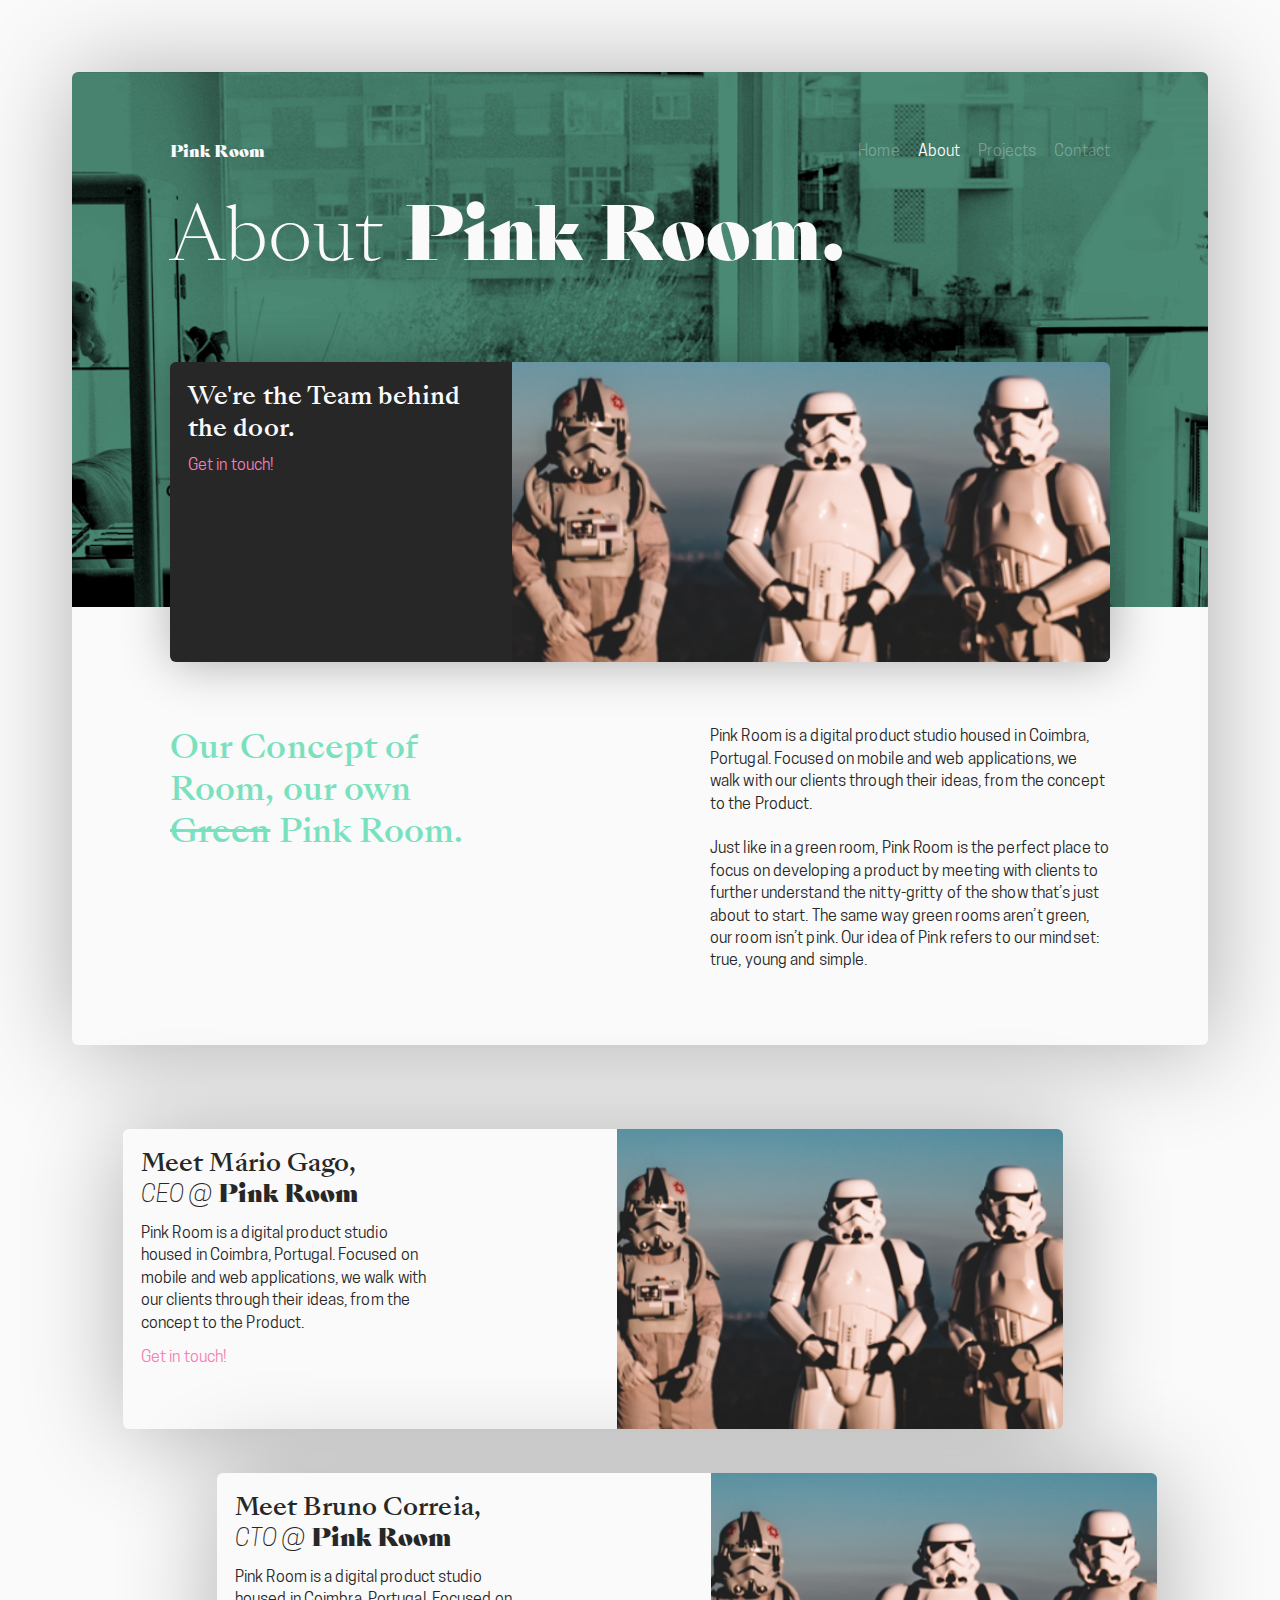
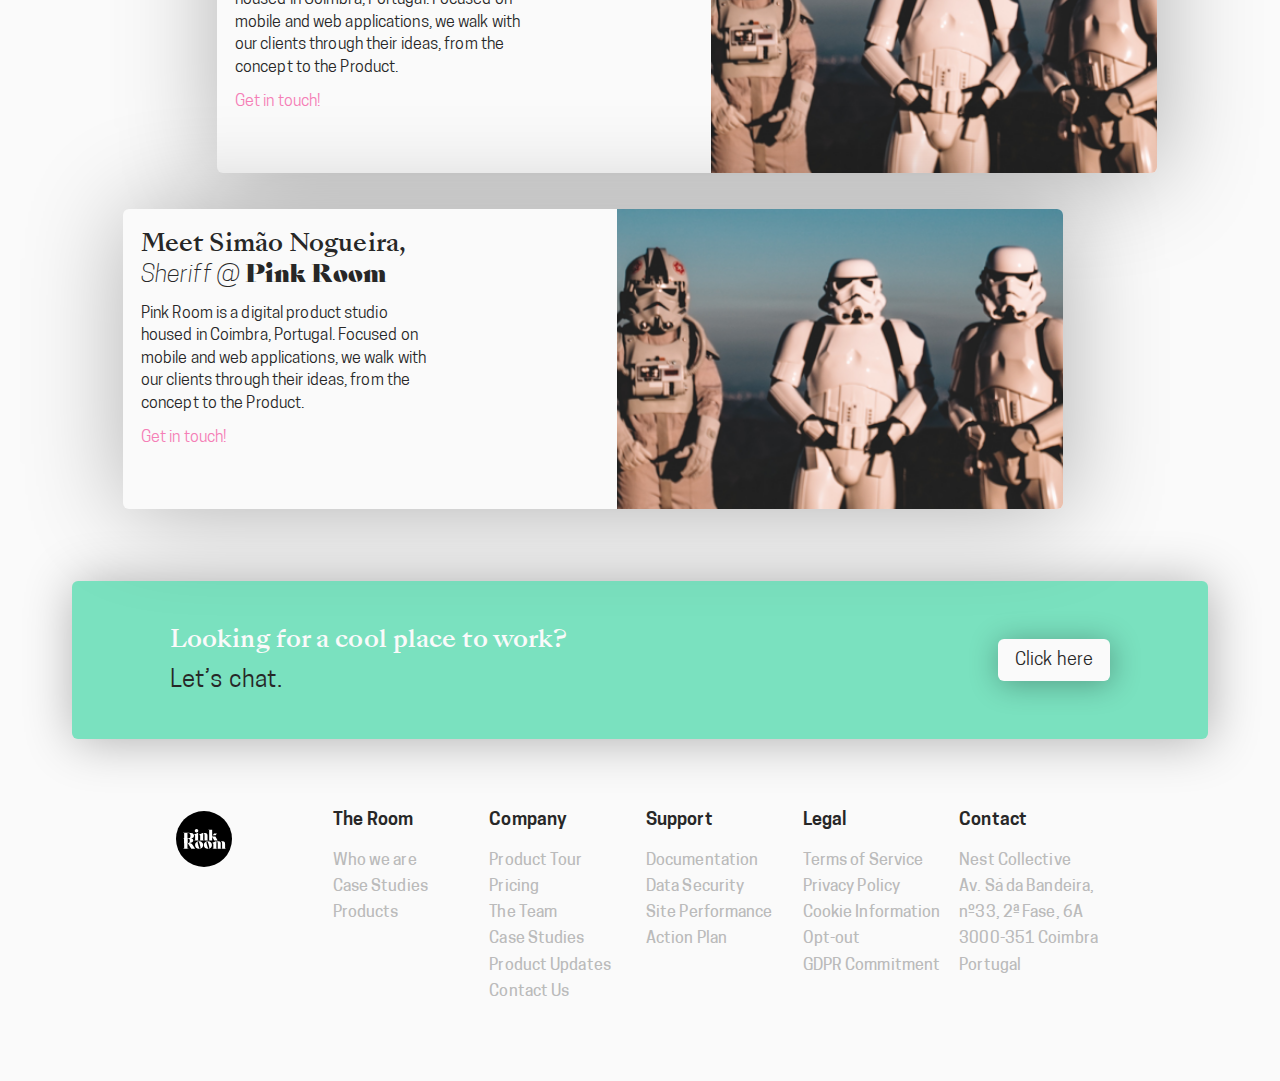
<file: about/index.html>
<!DOCTYPE html>
<html lang="en" dir="ltr">
  <head>
    <title>Pink Room - About</title>

    <meta charset="utf-8">
    <meta name="viewport" content="width=device-width, initial-scale=1">

    <meta name="Description" content="Pink Room is a digital product studio housed in Coimbra, Portugal. Focused on mobile and web applications, we walk with our clients through their ideas, from the concept to the Product.">
    <meta name="Keywords" content="Digital Product Studio, Coimbra, Portugal, Tech, Development, Design, Mobile, Web">

    <meta property="og:title" content="Pink Room">
    <meta property="og:description" content="Pink Room is a digital product studio housed in Coimbra, Portugal. Focused on mobile and web applications, we walk with our clients through their ideas, from the concept to the Product.">
    <meta property="og:image" content="https://i.imgur.com/u3Kpq6J.png">
    <meta property="og:url" content="http://pinkroom.co">

    <meta name="twitter:title" content="Pink Room">
    <meta name="twitter:description" content="Pink Room is a digital product studio housed in Coimbra, Portugal. Focused on mobile and web applications, we walk with our clients through their ideas, from the concept to the Product.">
    <meta name="twitter:image" content="https://i.imgur.com/u3Kpq6J.png">
    <meta name="twitter:card" content="summary_large_image">

    <meta property="og:site_name" content="Pink Room">
    <meta name="twitter:image:alt" content="Pink Room">

    <link rel="shortcut icon" href="/resources/images/icon.ico" type="image/x-icon">
    <link rel="icon" href="/resources/images/icon.ico" type="image/x-icon">
    <link rel="stylesheet" href="../stylesheets/application.css">
  </head>
  <body class="white">

    <div class="container large white white-back about">
      <div class="content-width">

        <div class="content-row">
          <nav class="white">
            <div class="left">
              Pink Room
            </div>
            <div class="right">
              <ul>
                <li><a href="/">Home</a></li>
                <li><a href="/about" class="active">About</a></li>
                <li><a href="/projects">Projects</a></li>
                <li><a href="/contact">Contact</a></li>
              </ul>
            </div>
          </nav>
        </div>

        <div class="content-row">
          <h1 class="white">
            About <span class="empire-black">Pink Room.</span>
          </h1>
        </div>

        <div class="content-row">
          <div class="card-container">
            <div class="card large black white-back image-right team">
              <h2>
                We're the Team behind the door.
              </h2>
              <br>
              <p class="pink">Get in touch!</p>
            </div>
          </div>

          <div class="content-row">
            <div class="content-width">
              <div class="content-container text">
                <div class="left title align-left green">
                  <h2>Our Concept of Room, our own <span class="crossed">Green</span> Pink Room.</h2>
                </div>
                <div class="right body align-left">
                  <p>
                    Pink Room is a digital product studio housed in Coimbra, Portugal. Focused on mobile and web applications, we walk with our clients through their ideas, from the concept to the Product.
                    <br>
                    <br>
                    Just like in a green room, Pink Room is the perfect place to focus on developing a product by meeting with clients to further understand the nitty-gritty of the show that’s just about to start. The same way green rooms aren’t green, our room isn’t pink. Our idea of Pink refers to our mindset: true, young and simple.
                  </p>
                </div>
              </div>
            </div>
          </div>
        </div>

      </div>
    </div>

    <div class="content-width">
      <div class="content-row team">
        <div class="card-container">
          <div class="card large white white-back image-right image-right-small team" onclick="location.href = '#';">
            <h2>
              Meet Mário Gago,
              <br>
              <span class="cooper-thin-i">
                CEO @ <span class="empire-black">Pink Room</span>
              </span>
            </h2>
            <br>
            <p>
              Pink Room is a digital product studio housed in Coimbra, Portugal.
              Focused on mobile and web applications, we walk with our clients
              through their ideas, from the concept to the Product.
            </p>
            <br>
            <p class="pink">Get in touch!</p>
          </div>
        </div>
      </div>
      <div class="content-row team">
        <div class="card-container">
          <div class="card large white white-back image-right image-right-small team" onclick="location.href = '#';">
            <h2>
              Meet Bruno Correia,
              <br>
              <span class="cooper-thin-i">
                CTO @ <span class="empire-black">Pink Room</span>
              </span>
            </h2>
            <br>
            <p>
              Pink Room is a digital product studio housed in Coimbra, Portugal.
              Focused on mobile and web applications, we walk with our clients
              through their ideas, from the concept to the Product.
            </p>
            <br>
            <p class="pink">Get in touch!</p>
          </div>
        </div>
      </div>
      <div class="content-row team">
        <div class="card-container">
          <div class="card large white white-back image-right image-right-small team" onclick="location.href = '#';">
            <h2>
              Meet Simão Nogueira,
              <br>
              <span class="cooper-thin-i">
                Sheriff @ <span class="empire-black">Pink Room</span>
              </span>
            </h2>
            <br>
            <p>
              Pink Room is a digital product studio housed in Coimbra, Portugal.
              Focused on mobile and web applications, we walk with our clients
              through their ideas, from the concept to the Product.
            </p>
            <br>
            <p class="pink">Get in touch!</p>
          </div>
        </div>
      </div>
    </div>

    <div class="container small green white-back">
      <div class="content-width">
        <div class="content-container">
          <div class="left align-left">
            <h2>Looking for a cool place to work?</h2>
            <br>
            <h3>Let’s chat.</h3>
          </div>
          <div class="right align-right">
            <a href="" class="button-container">
              <div class="button white">
                Click here
              </div>
            </a>
          </div>
        </div>
      </div>
    </div>

    <div class="content-width">
      <footer class="black">

        <div class="footer-column">
          <img src="../resources/images/pinkroom-circle-black.svg" alt="PR Circle logo">
        </div>

        <div class="footer-column">
          <h5>The Room</h5>
          <ul>
            <li><a href="#">Who we are</a></li>
            <li><a href="#">Case Studies</a></li>
            <li><a href="#">Products</a></li>
          </ul>
          <div class="social"></div>
        </div>

        <div class="footer-column">
          <h5>Company</h5>
          <ul>
            <li><a href="#">Product Tour</a></li>
            <li><a href="#">Pricing</a></li>
            <li><a href="#">The Team</a></li>
            <li><a href="#">Case Studies</a></li>
            <li><a href="#">Product Updates</a></li>
            <li><a href="#">Contact Us</a></li>
          </ul>
          <div class="social"></div>
        </div>

        <div class="footer-column">
          <h5>Support</h5>
          <ul>
            <li><a href="#">Documentation</a></li>
            <li><a href="#">Data Security</a></li>
            <li><a href="#">Site Performance</a></li>
            <li><a href="#">Action Plan</a></li>
          </ul>
          <div class="social"></div>
        </div>

        <div class="footer-column">
          <h5>Legal</h5>
          <ul>
            <li><a href="#">Terms of Service</a></li>
            <li><a href="#">Privacy Policy</a></li>
            <li><a href="#">Cookie Information</a></li>
            <li><a href="#">Opt-out</a></li>
            <li><a href="#">GDPR Commitment</a></li>
          </ul>
          <div class="social"></div>
        </div>

        <div class="footer-column">
          <h5>Contact</h5>
          <ul>
            <li>Nest Collective</li>
            <li>Av. Sá da Bandeira,</li>
            <li>nº33, 2ª Fase, 6A</li>
            <li>3000-351 Coimbra</li>
            <li>Portugal</li>
          </ul>
          <div class="social"></div>
        </div>

      </footer>
    </div>

  </body>
</html>
</file>
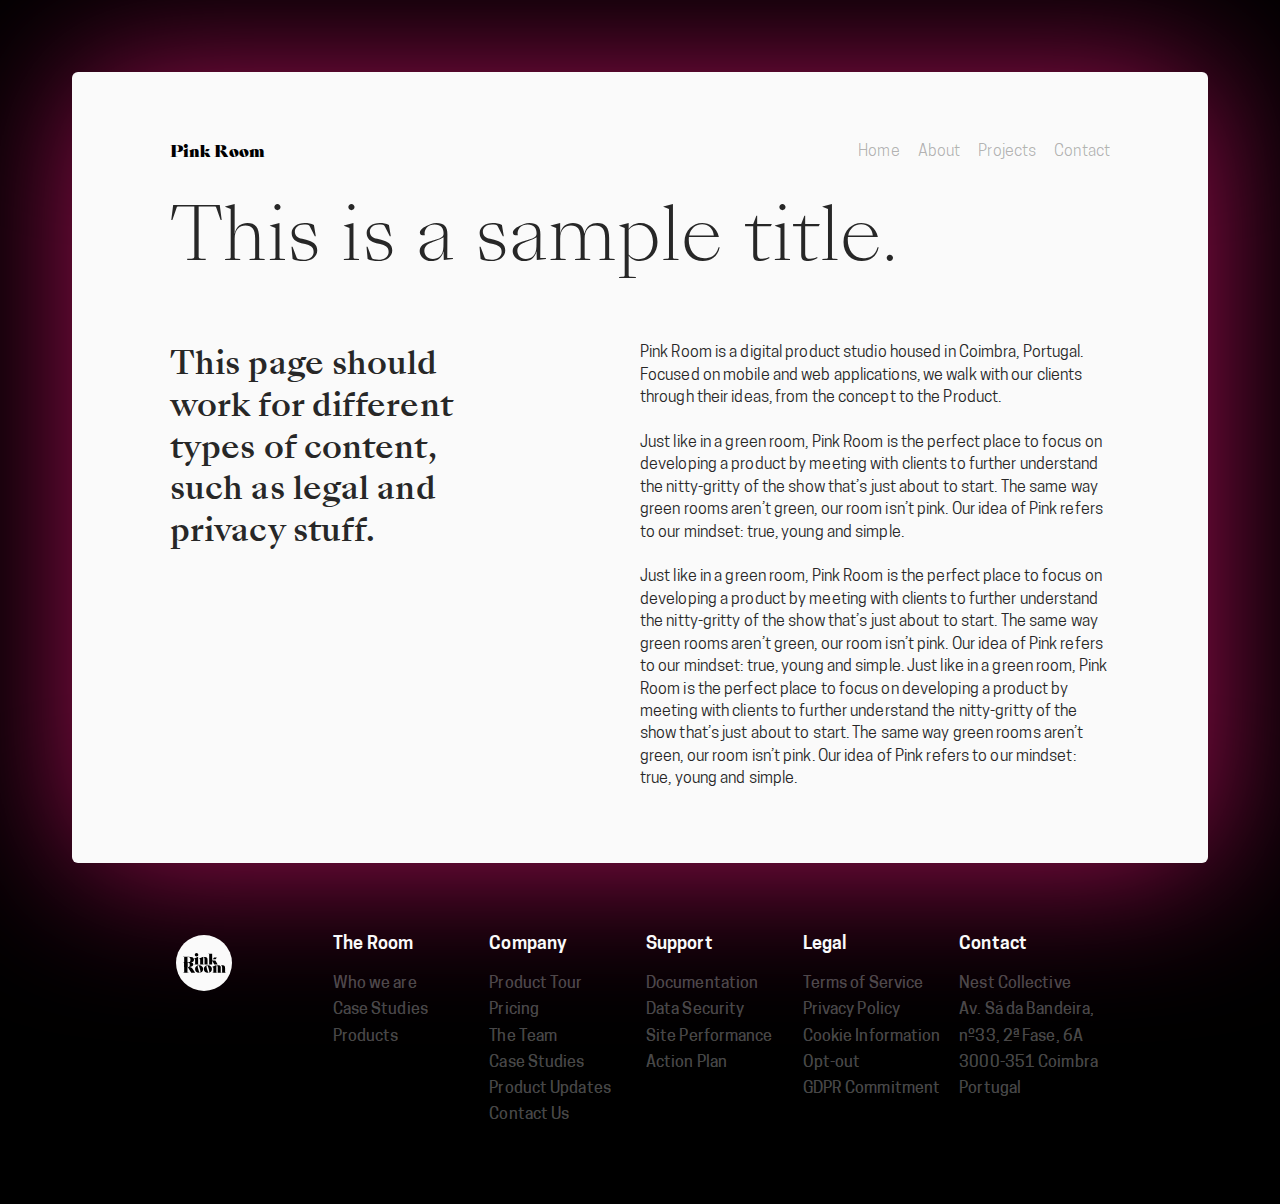
<file: other/index.html>
<!DOCTYPE html>
<html lang="en" dir="ltr">
  <head>
    <title>Pink Room - Other</title>

    <meta charset="utf-8">
    <meta name="viewport" content="width=device-width, initial-scale=1">

    <meta name="Description" content="Pink Room is a digital product studio housed in Coimbra, Portugal. Focused on mobile and web applications, we walk with our clients through their ideas, from the concept to the Product.">
    <meta name="Keywords" content="Digital Product Studio, Coimbra, Portugal, Tech, Development, Design, Mobile, Web">

    <meta property="og:title" content="Pink Room">
    <meta property="og:description" content="Pink Room is a digital product studio housed in Coimbra, Portugal. Focused on mobile and web applications, we walk with our clients through their ideas, from the concept to the Product.">
    <meta property="og:image" content="https://i.imgur.com/u3Kpq6J.png">
    <meta property="og:url" content="http://pinkroom.co">

    <meta name="twitter:title" content="Pink Room">
    <meta name="twitter:description" content="Pink Room is a digital product studio housed in Coimbra, Portugal. Focused on mobile and web applications, we walk with our clients through their ideas, from the concept to the Product.">
    <meta name="twitter:image" content="https://i.imgur.com/u3Kpq6J.png">
    <meta name="twitter:card" content="summary_large_image">

    <meta property="og:site_name" content="Pink Room">
    <meta name="twitter:image:alt" content="Pink Room">

    <link rel="shortcut icon" href="/resources/images/icon.ico" type="image/x-icon">
    <link rel="icon" href="/resources/images/icon.ico" type="image/x-icon">
    <link rel="stylesheet" href="../stylesheets/application.css">
  </head>
  <body class="black">

    <div class="container large white black-back contact">
      <div class="content-width">

        <div class="content-row">
          <nav class="black">
            <div class="left">
              Pink Room
            </div>
            <div class="right">
              <ul>
                <li><a href="/">Home</a></li>
                <li><a href="/about">About</a></li>
                <li><a href="/projects">Projects</a></li>
                <li><a href="/contact">Contact</a></li>
              </ul>
            </div>
          </nav>
        </div>

        <div class="content-row">
          <h1 class="black">
            This is a sample title.
          </h1>
        </div>

        <div class="content-row">
          <div class="content-width">
            <div class="content-container text">
              <div class="left title align-left">
                <h2>This page should work for different types of content, such as legal and privacy stuff.</h2>
              </div>
              <div class="right body contact align-left">
                <p>
                  Pink Room is a digital product studio housed in Coimbra, Portugal. Focused on mobile and web applications, we walk with our clients through their ideas, from the concept to the Product.
                  <br>
                  <br>
                  Just like in a green room, Pink Room is the perfect place to focus on developing a product by meeting with clients to further understand the nitty-gritty of the show that’s just about to start. The same way green rooms aren’t green, our room isn’t pink. Our idea of Pink refers to our mindset: true, young and simple.
                  <br>
                  <br>
                  Just like in a green room, Pink Room is the perfect place to focus on developing a product by meeting with clients to further understand the nitty-gritty of the show that’s just about to start. The same way green rooms aren’t green, our room isn’t pink. Our idea of Pink refers to our mindset: true, young and simple.
                  Just like in a green room, Pink Room is the perfect place to focus on developing a product by meeting with clients to further understand the nitty-gritty of the show that’s just about to start. The same way green rooms aren’t green, our room isn’t pink. Our idea of Pink refers to our mindset: true, young and simple.
                </p>
              </div>
            </div>
          </div>
        </div>

      </div>
    </div>

    <div class="content-width">
      <footer class="white">

        <div class="footer-column">
          <img src="../resources/images/pinkroom-circle.svg" alt="PR Circle logo">
        </div>

        <div class="footer-column">
          <h5>The Room</h5>
          <ul>
            <li><a href="#">Who we are</a></li>
            <li><a href="#">Case Studies</a></li>
            <li><a href="#">Products</a></li>
          </ul>
          <div class="social"></div>
        </div>

        <div class="footer-column">
          <h5>Company</h5>
          <ul>
            <li><a href="#">Product Tour</a></li>
            <li><a href="#">Pricing</a></li>
            <li><a href="#">The Team</a></li>
            <li><a href="#">Case Studies</a></li>
            <li><a href="#">Product Updates</a></li>
            <li><a href="#">Contact Us</a></li>
          </ul>
          <div class="social"></div>
        </div>

        <div class="footer-column">
          <h5>Support</h5>
          <ul>
            <li><a href="#">Documentation</a></li>
            <li><a href="#">Data Security</a></li>
            <li><a href="#">Site Performance</a></li>
            <li><a href="#">Action Plan</a></li>
          </ul>
          <div class="social"></div>
        </div>

        <div class="footer-column">
          <h5>Legal</h5>
          <ul>
            <li><a href="#">Terms of Service</a></li>
            <li><a href="#">Privacy Policy</a></li>
            <li><a href="#">Cookie Information</a></li>
            <li><a href="#">Opt-out</a></li>
            <li><a href="#">GDPR Commitment</a></li>
          </ul>
          <div class="social"></div>
        </div>

        <div class="footer-column">
          <h5>Contact</h5>
          <ul>
            <li>Nest Collective</li>
            <li>Av. Sá da Bandeira,</li>
            <li>nº33, 2ª Fase, 6A</li>
            <li>3000-351 Coimbra</li>
            <li>Portugal</li>
          </ul>
          <div class="social"></div>
        </div>

      </footer>
    </div>

  </body>
</html>
</file>
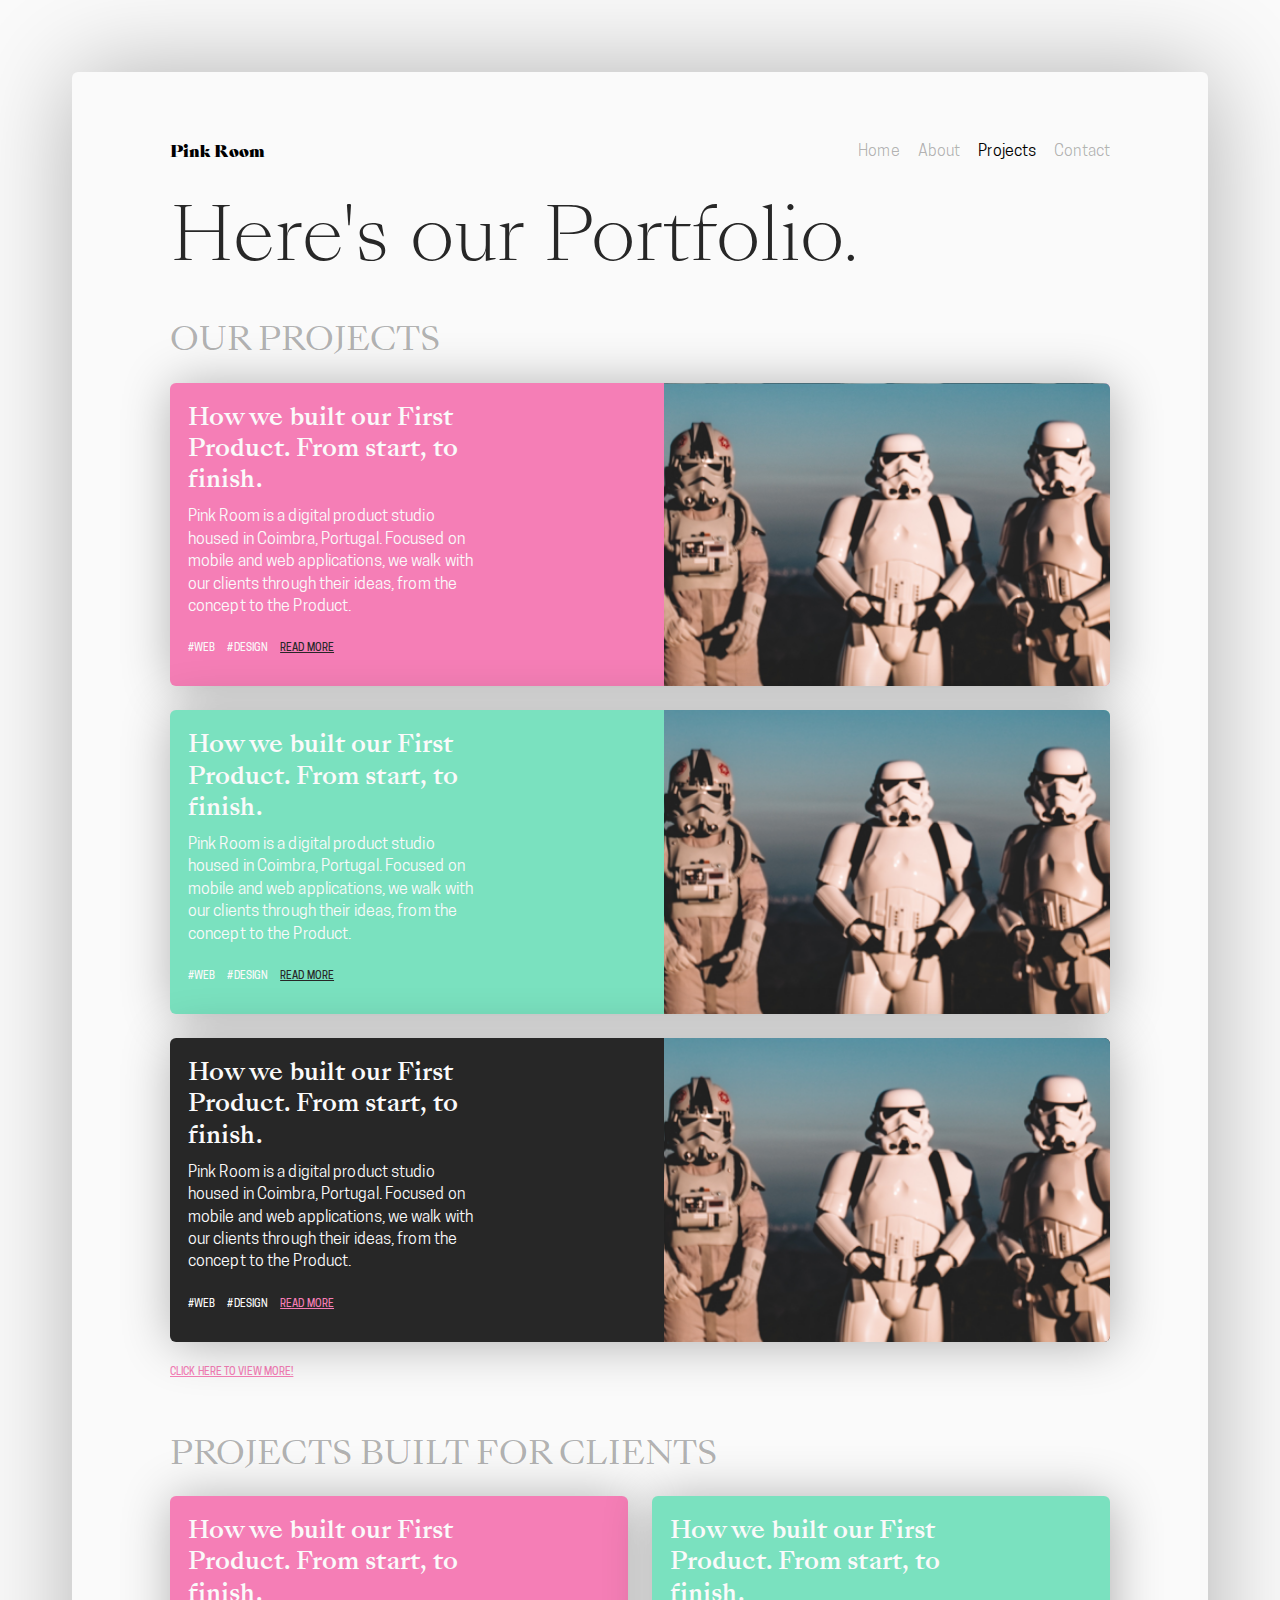
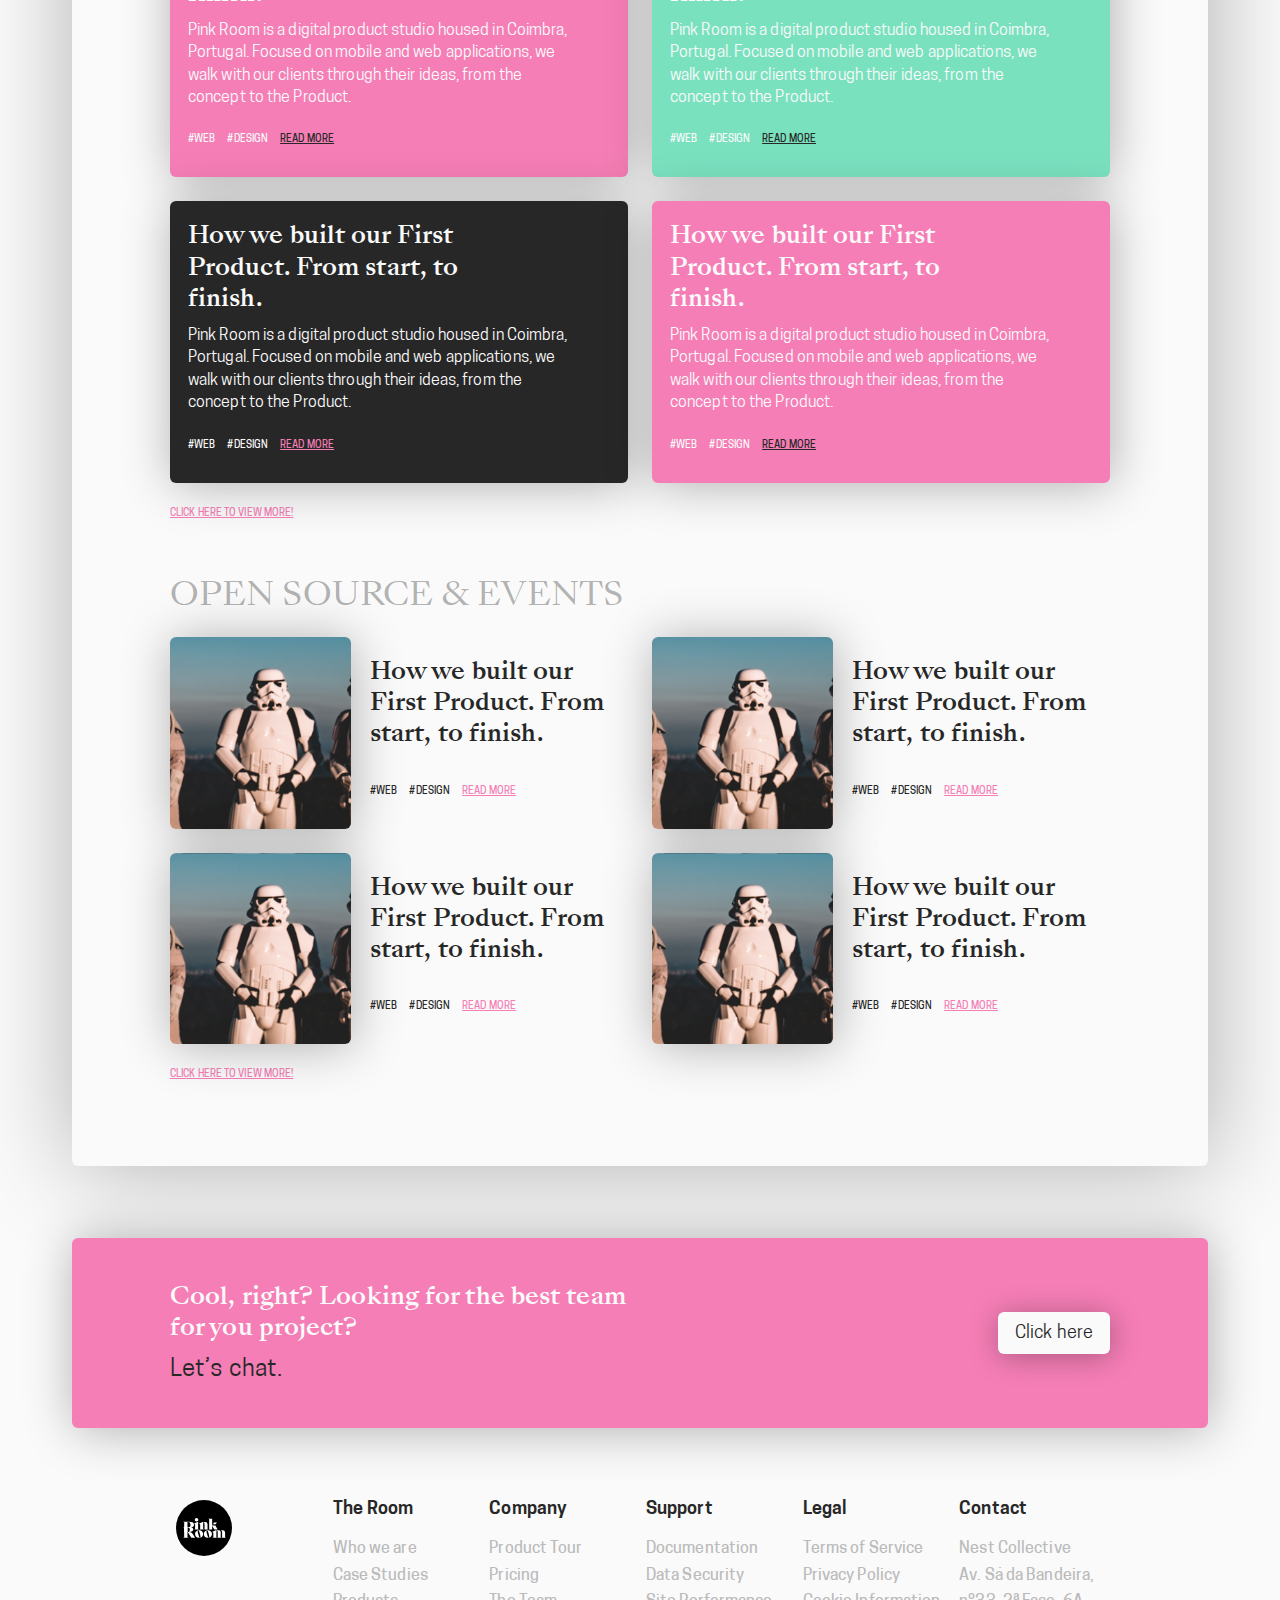
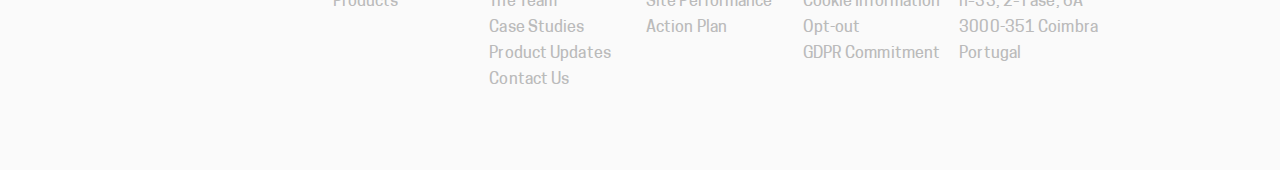
<file: projects/index.html>
<!DOCTYPE html>
<html lang="en" dir="ltr">
  <head>
    <title>Pink Room - Projects</title>

    <meta charset="utf-8">
    <meta name="viewport" content="width=device-width, initial-scale=1">

    <meta name="Description" content="Pink Room is a digital product studio housed in Coimbra, Portugal. Focused on mobile and web applications, we walk with our clients through their ideas, from the concept to the Product.">
    <meta name="Keywords" content="Digital Product Studio, Coimbra, Portugal, Tech, Development, Design, Mobile, Web">

    <meta property="og:title" content="Pink Room">
    <meta property="og:description" content="Pink Room is a digital product studio housed in Coimbra, Portugal. Focused on mobile and web applications, we walk with our clients through their ideas, from the concept to the Product.">
    <meta property="og:image" content="https://i.imgur.com/u3Kpq6J.png">
    <meta property="og:url" content="http://pinkroom.co">

    <meta name="twitter:title" content="Pink Room">
    <meta name="twitter:description" content="Pink Room is a digital product studio housed in Coimbra, Portugal. Focused on mobile and web applications, we walk with our clients through their ideas, from the concept to the Product.">
    <meta name="twitter:image" content="https://i.imgur.com/u3Kpq6J.png">
    <meta name="twitter:card" content="summary_large_image">

    <meta property="og:site_name" content="Pink Room">
    <meta name="twitter:image:alt" content="Pink Room">

    <link rel="shortcut icon" href="/resources/images/icon.ico" type="image/x-icon">
    <link rel="icon" href="/resources/images/icon.ico" type="image/x-icon">
    <link rel="stylesheet" href="../stylesheets/application.css">

    <script type="text/javascript" src="../scripts/pace.js"></script>
  </head>
  <body class="white">

    <div class="container large white white-back">
      <div class="content-width">

        <div class="content-row">
          <nav class="black">
            <div class="left">
              Pink Room
            </div>
            <div class="right">
              <ul>
                <li><a href="/">Home</a></li>
                <li><a href="/about">About</a></li>
                <li><a href="/projects" class="active">Projects</a></li>
                <li><a href="/contact">Contact</a></li>
              </ul>
            </div>
          </nav>
        </div>

        <div class="content-row">
          <h1 class="black">
            Here's our Portfolio.
          </h1>
        </div>

        <div class="content-row">
          <h4>Our Projects</h4>
          <div class="card-container">
            <div class="card large pink white-back image-right image-right-small project" onclick="location.href = '#';">
              <h2>
                How we built our First Product. From start, to finish.
              </h2>
              <br>
              <p>
                Pink Room is a digital product studio housed in Coimbra, Portugal.
                Focused on mobile and web applications, we walk with our clients
                through their ideas, from the concept to the Product.
              </p>
              <div class="card-footer">
                <p>web</p>
                <p>design</p>
                <a href="#" class="card-link">
                  Read More
                </a>
              </div>
            </div>
            <div class="card large green white-back image-right image-right-small project" onclick="location.href = '#';">
              <h2>
                How we built our First Product. From start, to finish.
              </h2>
              <br>
              <p>
                Pink Room is a digital product studio housed in Coimbra, Portugal.
                Focused on mobile and web applications, we walk with our clients
                through their ideas, from the concept to the Product.
              </p>
              <div class="card-footer">
                <p>web</p>
                <p>design</p>
                <a href="#" class="card-link">
                  Read More
                </a>
              </div>
            </div>
            <div class="card large black white-back image-right image-right-small project" onclick="location.href = '#';">
              <h2>
                How we built our First Product. From start, to finish.
              </h2>
              <br>
              <p>
                Pink Room is a digital product studio housed in Coimbra, Portugal.
                Focused on mobile and web applications, we walk with our clients
                through their ideas, from the concept to the Product.
              </p>
              <div class="card-footer">
                <p>web</p>
                <p>design</p>
                <a href="#" class="card-link pink">
                  Read More
                </a>
              </div>
            </div>
            <a href="#" class="card-link pink">
              CLICK HERE TO VIEW MORE!
            </a>
          </div>
        </div>

        <div class="content-row">
          <h4>Projects built for clients</h4>
          <div class="card-container">
            <div class="card half pink white-back project" onclick="location.href = '#';">
              <h2>
                How we built our First Product. From start, to finish.
              </h2>
              <br>
              <p>
                Pink Room is a digital product studio housed in Coimbra, Portugal.
                Focused on mobile and web applications, we walk with our clients
                through their ideas, from the concept to the Product.
              </p>
              <div class="card-footer">
                <p>web</p>
                <p>design</p>
                <a href="#" class="card-link">
                  Read More
                </a>
              </div>
            </div>
            <div class="card half green white-back project" onclick="location.href = '#';">
              <h2>
                How we built our First Product. From start, to finish.
              </h2>
              <br>
              <p>
                Pink Room is a digital product studio housed in Coimbra, Portugal.
                Focused on mobile and web applications, we walk with our clients
                through their ideas, from the concept to the Product.
              </p>
              <div class="card-footer">
                <p>web</p>
                <p>design</p>
                <a href="#" class="card-link">
                  Read More
                </a>
              </div>
            </div>
            <div class="card half black white-back project" onclick="location.href = '#';">
              <h2>
                How we built our First Product. From start, to finish.
              </h2>
              <br>
              <p>
                Pink Room is a digital product studio housed in Coimbra, Portugal.
                Focused on mobile and web applications, we walk with our clients
                through their ideas, from the concept to the Product.
              </p>
              <div class="card-footer">
                <p>web</p>
                <p>design</p>
                <a href="#" class="card-link pink">
                  Read More
                </a>
              </div>
            </div>
            <div class="card half pink white-back project" onclick="location.href = '#';">
              <h2>
                How we built our First Product. From start, to finish.
              </h2>
              <br>
              <p>
                Pink Room is a digital product studio housed in Coimbra, Portugal.
                Focused on mobile and web applications, we walk with our clients
                through their ideas, from the concept to the Product.
              </p>
              <div class="card-footer">
                <p>web</p>
                <p>design</p>
                <a href="#" class="card-link">
                  Read More
                </a>
              </div>
            </div>
            <a href="#" class="card-link pink">
              CLICK HERE TO VIEW MORE!
            </a>
          </div>
        </div>

        <div class="content-row">
          <h4>Open Source & Events</h4>
          <div class="card-container">
            <div class="card half transparent white-back project image-left" onclick="location.href = '#';">
              <h2>
                How we built our First Product. From start, to finish.
              </h2>
              <br>
              <div class="card-footer">
                <p>web</p>
                <p>design</p>
                <a href="#" class="card-link pink">
                  Read More
                </a>
              </div>
            </div>
            <div class="card half transparent white-back project image-left" onclick="location.href = '#';">
              <h2>
                How we built our First Product. From start, to finish.
              </h2>
              <br>
              <div class="card-footer">
                <p>web</p>
                <p>design</p>
                <a href="#" class="card-link pink">
                  Read More
                </a>
              </div>
            </div>
            <div class="card half transparent white-back project image-left" onclick="location.href = '#';">
              <h2>
                How we built our First Product. From start, to finish.
              </h2>
              <br>
              <div class="card-footer">
                <p>web</p>
                <p>design</p>
                <a href="#" class="card-link pink">
                  Read More
                </a>
              </div>
            </div>
            <div class="card half transparent white-back project image-left" onclick="location.href = '#';">
              <h2>
                How we built our First Product. From start, to finish.
              </h2>
              <br>
              <div class="card-footer">
                <p>web</p>
                <p>design</p>
                <a href="#" class="card-link pink">
                  Read More
                </a>
              </div>
            </div>
            <a href="#" class="card-link pink">
              CLICK HERE TO VIEW MORE!
            </a>
          </div>
        </div>

      </div>
    </div>

    <div class="container small pink white-back">
      <div class="content-width">
        <div class="content-container">
          <div class="left align-left">
            <h2>Cool, right? Looking for the best team for you project?</h2>
            <br>
            <h3>Let’s chat.</h3>
          </div>
          <div class="right align-right">
            <a href="" class="button-container">
              <div class="button white">
                Click here
              </div>
            </a>
          </div>
        </div>
      </div>
    </div>

    <div class="content-width">
      <footer class="black">

        <div class="footer-column">
          <img src="../resources/images/pinkroom-circle-black.svg" alt="PR Circle logo">
        </div>

        <div class="footer-column">
          <h5>The Room</h5>
          <ul>
            <li><a href="#">Who we are</a></li>
            <li><a href="#">Case Studies</a></li>
            <li><a href="#">Products</a></li>
          </ul>
          <div class="social"></div>
        </div>

        <div class="footer-column">
          <h5>Company</h5>
          <ul>
            <li><a href="#">Product Tour</a></li>
            <li><a href="#">Pricing</a></li>
            <li><a href="#">The Team</a></li>
            <li><a href="#">Case Studies</a></li>
            <li><a href="#">Product Updates</a></li>
            <li><a href="#">Contact Us</a></li>
          </ul>
          <div class="social"></div>
        </div>

        <div class="footer-column">
          <h5>Support</h5>
          <ul>
            <li><a href="#">Documentation</a></li>
            <li><a href="#">Data Security</a></li>
            <li><a href="#">Site Performance</a></li>
            <li><a href="#">Action Plan</a></li>
          </ul>
          <div class="social"></div>
        </div>

        <div class="footer-column">
          <h5>Legal</h5>
          <ul>
            <li><a href="#">Terms of Service</a></li>
            <li><a href="#">Privacy Policy</a></li>
            <li><a href="#">Cookie Information</a></li>
            <li><a href="#">Opt-out</a></li>
            <li><a href="#">GDPR Commitment</a></li>
          </ul>
          <div class="social"></div>
        </div>

        <div class="footer-column">
          <h5>Contact</h5>
          <ul>
            <li>Nest Collective</li>
            <li>Av. Sá da Bandeira,</li>
            <li>nº33, 2ª Fase, 6A</li>
            <li>3000-351 Coimbra</li>
            <li>Portugal</li>
          </ul>
          <div class="social"></div>
        </div>

      </footer>
    </div>

  </body>
</html>
</file>
<file: stylesheets/application.css>
html,body,div,span,object,iframe,h1,h2,h3,h4,h5,h6,p,blockquote,pre,a,abbr,address,cite,code,del,dfn,em,img,ins,kbd,q,samp,img,input,button,textarea,small,strong,sub,sup,var,b,u,i,dl,dt,dd,ol,ul,li,fieldset,form,label,legend,caption,table,thead,tbody,tfoot,th,tr,td,article,aside,canvas,details,figcaption,figure,footer,header,hgroup,main,menu,nav,section,summary,time,mark,audio,video{appearance:none;background:transparent;border:0;border-collapse:collapse;border-radius:0;border-spacing:0;box-sizing:border-box;font-family:inherit;font-size:100%;line-height:120%;list-style:none;margin:0;outline:0;padding:0;resize:none;vertical-align:baseline}article,aside,details,figcaption,figure,footer,header,hgroup,main,menu,nav,section{display:block}input,select{vertical-align:middle}input[type=search]::-ms-clear{display:none;height:0;width:0}input[type=search]::-ms-reveal{display:none;height:0;width:0}input[type=search]::-webkit-search-decoration,input[type=search]::-webkit-search-cancel-button,input[type=search]::-webkit-search-results-button,input[type=search]::-webkit-search-results-decoration{display:none}html{text-rendering:optimizeLegibility;font-kerning:normal;-webkit-font-smoothing:antialiased;-moz-osx-font-smoothing:grayscale;font-size:62.5%;text-size-adjust:100%}body{letter-spacing:.01em;line-height:1}@font-face{font-family:'CooperHewitt-Bold';src:url("../resources/fonts/CooperHewitt/CooperHewitt-Bold.woff") format("woff")}@font-face{font-family:'CooperHewitt-BoldItalic';src:url("../resources/fonts/CooperHewitt/CooperHewitt-BoldItalic.woff") format("woff")}@font-face{font-family:'CooperHewitt-Book';src:url("../resources/fonts/CooperHewitt/CooperHewitt-Book.woff") format("woff")}@font-face{font-family:'CooperHewitt-BookItalic';src:url("../resources/fonts/CooperHewitt/CooperHewitt-BookItalic.woff") format("woff")}@font-face{font-family:'CooperHewitt-Heavy';src:url("../resources/fonts/CooperHewitt/CooperHewitt-Heavy.woff") format("woff")}@font-face{font-family:'CooperHewitt-HeavyItalic';src:url("../resources/fonts/CooperHewitt/CooperHewitt-HeavyItalic.woff") format("woff")}@font-face{font-family:'CooperHewitt-Light';src:url("../resources/fonts/CooperHewitt/CooperHewitt-Light.woff") format("woff")}@font-face{font-family:'CooperHewitt-LightItalic';src:url("../resources/fonts/CooperHewitt/CooperHewitt-LightItalic.woff") format("woff")}@font-face{font-family:'CooperHewitt-Medium';src:url("../resources/fonts/CooperHewitt/CooperHewitt-Medium.woff") format("woff")}@font-face{font-family:'CooperHewitt-MediumItalic';src:url("../resources/fonts/CooperHewitt/CooperHewitt-MediumItalic.woff") format("woff")}@font-face{font-family:'CooperHewitt-Semibold';src:url("../resources/fonts/CooperHewitt/CooperHewitt-Semibold.woff") format("woff")}@font-face{font-family:'CooperHewitt-SemiboldItalic';src:url("../resources/fonts/CooperHewitt/CooperHewitt-SemiboldItalic.woff") format("woff")}@font-face{font-family:'CooperHewitt-Thin';src:url("../resources/fonts/CooperHewitt/CooperHewitt-Thin.woff") format("woff")}@font-face{font-family:'CooperHewitt-ThinItalic';src:url("../resources/fonts/CooperHewitt/CooperHewitt-ThinItalic.woff") format("woff")}@font-face{font-family:'SangBleuEmpire-Black';src:url("../resources/fonts/SangBleu/Empire/SangBleuEmpire-Black.woff") format("woff")}@font-face{font-family:'SangBleuKingdom-Light';src:url("../resources/fonts/SangBleu/Kingdom/SangBleuKingdom-Light.woff") format("woff")}@font-face{font-family:'SangBleuKingdom-LightItalic';src:url("../resources/fonts/SangBleu/Kingdom/SangBleuKingdom-LightItalic.woff") format("woff")}@font-face{font-family:'SangBleuKingdom-Medium';src:url("../resources/fonts/SangBleu/Kingdom/SangBleuKingdom-Medium.woff") format("woff")}@font-face{font-family:'SangBleuKingdom-Regular';src:url("../resources/fonts/SangBleu/Kingdom/SangBleuKingdom-Regular.woff") format("woff")}*,html,body{font-family:'CooperHewitt-Book'}.empire-black{font-family:'SangBleuEmpire-Black'}.cooper-thin-i{font-family:'CooperHewitt-LightItalic'}.pink{color:#F57EB6}.green{color:#7AE1BF}.crossed{text-decoration:line-through}p{line-height:140%}h1.white,h2.white,h3.white,h4.white,a.white,p.white{color:#FAFAFA}h1{font-size:72px;font-family:'SangBleuKingdom-Light';font-weight:lighter}@media only screen and (max-width: 760px){h1{font-size:56px}}@media only screen and (max-width: 470px){h1{font-size:40px}}@media only screen and (max-width: 350px){h1{font-size:32px}}h2,h3{font-size:24px;line-height:130%}@media only screen and (max-width: 350px){h2,h3{font-size:16px}}h2{font-family:'SangBleuKingdom-Medium';font-weight:lighter}h3{font-family:'CooperHewitt-Book'}h4{font-size:32px;font-family:'SangBleuKingdom-Regular';font-weight:lighter;text-transform:uppercase;color:rgba(0,0,0,0.3);margin-bottom:12px;margin-top:42px}@media only screen and (max-width: 350px){h4{font-size:20px}}a.card-link{font-family:'CooperHewitt-Medium';font-size:10px;text-transform:uppercase;text-decoration:underline;color:#272727;line-height:38px}a.card-link.pink{color:#F57EB6}p{font-size:16px;font-family:'CooperHewitt-Book';color:#272727}@media only screen and (max-width: 350px){p{font-size:12px}}body{width:100%;height:100%;padding:72px;display:flex;flex-direction:column;align-items:center}body.black{background:#000}body.white{background:#FAFAFA}@media only screen and (max-width: 760px){body{padding:48px}}@media only screen and (max-width: 550px){body{padding:24px}}#scene,#scene2{width:100%;height:calc(100vh - 144px);z-index:10;display:flex;justify-content:center;align-items:center}@media only screen and (max-width: 760px){#scene,#scene2{height:calc(100vh - 96px)}}@media only screen and (max-width: 550px){#scene,#scene2{height:calc(100vh - 48px)}}#scene img,#scene2 img{width:100%;max-width:300px;perspective:25px;transition:transform 0.5s;filter:drop-shadow(0 0 3px rgba(0,0,0,0.5))}@media only screen and (max-width: 550px){#scene img,#scene2 img{max-width:224px}}@media only screen and (max-width: 350px){#scene img,#scene2 img{max-width:191px}}#scene.small,#scene2.small{height:300px;justify-content:flex-start;align-items:center}@media only screen and (max-width: 760px){#scene.small,#scene2.small{height:200px;justify-content:center}}#scene.small img,#scene2.small img{margin-left:64px;max-width:124px}@media only screen and (max-width: 760px){#scene.small img,#scene2.small img{margin-left:0;max-width:81px}}.header-container{margin:0;background:linear-gradient(to top, rgba(212,19,110,0.8), #F57EB6);position:relative;border-radius:6px;width:100%;margin-bottom:72px}@media only screen and (max-width: 760px){.header-container{margin-bottom:48px}}@media only screen and (max-width: 550px){.header-container{margin-bottom:24px}}.header-container .background{width:100%;background:#F57EB6}.header-container .wall{position:absolute;width:0;height:0;border-style:solid;border-radius:6px}.header-container .left{left:0;top:0;border-width:calc(50vh - 72px) 0 calc(50vh - 72px) calc(50vw - 72px);border-color:transparent transparent transparent #F57EB6;filter:drop-shadow(2px 2px 50px #d4136e)}@media only screen and (max-width: 760px){.header-container .left{border-width:calc(50vh - 48px) 0 calc(50vh - 48px) calc(50vw - 48px)}}@media only screen and (max-width: 550px){.header-container .left{border-width:calc(50vh - 24px) 0 calc(50vh - 24px) calc(50vw - 24px)}}.header-container .right{right:0;top:0;border-width:calc(50vh - 72px) calc(50vw - 72px) calc(50vh - 72px) 0;border-color:transparent #F57EB6 transparent transparent;filter:drop-shadow(2px 2px 100px #d4136e)}@media only screen and (max-width: 760px){.header-container .right{border-width:calc(50vh - 48px) calc(50vw - 48px) calc(50vh - 48px) 0}}@media only screen and (max-width: 550px){.header-container .right{border-width:calc(50vh - 24px) calc(50vw - 24px) calc(50vh - 24px) 0}}.header-container .top{left:0;top:0;border-width:calc(50vh - 72px) calc(50vw - 72px) 0 calc(50vw - 72px);border-color:rgba(245,126,182,0.5) transparent transparent transparent;filter:drop-shadow(2px 2px 50px #d4136e)}@media only screen and (max-width: 760px){.header-container .top{border-width:calc(50vh - 48px) calc(50vw - 48px) 0 calc(50vw - 48px)}}@media only screen and (max-width: 550px){.header-container .top{border-width:calc(50vh - 24px) calc(50vw - 24px) 0 calc(50vw - 24px)}}.header-container .bottom{left:0;bottom:0;border-width:0 calc(50vw - 72px) calc(50vh - 72px) calc(50vw - 72px);border-color:transparent transparent rgba(245,126,182,0.5) transparent;filter:drop-shadow(2px 2px 50px #d4136e)}@media only screen and (max-width: 760px){.header-container .bottom{border-width:0 calc(50vw - 48px) calc(50vh - 48px) calc(50vw - 48px)}}@media only screen and (max-width: 550px){.header-container .bottom{border-width:0 calc(50vw - 24px) calc(50vh - 24px) calc(50vw - 24px)}}.header-container.small .left{border-width:150px 0 150px calc(50vw - 72px)}@media only screen and (max-width: 760px){.header-container.small .left{border-width:100px 0 100px calc(50vw - 48px)}}@media only screen and (max-width: 550px){.header-container.small .left{border-width:100px 0 100px calc(50vw - 24px)}}.header-container.small .right{border-width:150px calc(50vw - 72px) 150px 0}@media only screen and (max-width: 760px){.header-container.small .right{border-width:100px calc(50vw - 48px) 100px 0}}@media only screen and (max-width: 550px){.header-container.small .right{border-width:100px calc(50vw - 24px) 100px 0}}.header-container.small .top{border-width:150px calc(50vw - 72px) 0 calc(50vw - 72px)}@media only screen and (max-width: 760px){.header-container.small .top{border-width:100px calc(50vw - 48px) 0 calc(50vw - 48px)}}@media only screen and (max-width: 550px){.header-container.small .top{border-width:100px calc(50vw - 24px) 0 calc(50vw - 24px)}}.header-container.small .bottom{border-width:0 calc(50vw - 72px) 150px calc(50vw - 72px)}@media only screen and (max-width: 760px){.header-container.small .bottom{border-width:0 calc(50vw - 48px) 100px calc(50vw - 48px)}}@media only screen and (max-width: 550px){.header-container.small .bottom{border-width:0 calc(50vw - 24px) 100px calc(50vw - 24px)}}#inner,#inner2{width:50%;height:50%;background-color:#F57EB6;box-shadow:2px 2px 50px rgba(212,19,110,0.4),inset 2px 2px 100px rgba(212,19,110,0.3);transition:transform 0.5s}#container,#container2{position:absolute;left:0;top:0;width:100%;height:100%;perspective:25px;display:flex;flex-direction:row;align-items:center;justify-content:center}body.home{position:relative}nav{display:flex;flex-direction:row;justify-content:space-between;align-items:center}nav a,nav li{font-size:16px;line-height:16px}@media only screen and (max-width: 350px){nav a,nav li{font-size:14px}}nav ul,nav li{user-select:none}nav li{display:inline;margin-left:8px;margin-right:8px}nav li:last-child{margin-right:0}nav li a{text-decoration:none;color:rgba(0,0,0,0.3);transition:all 0.4s}nav li a.active,nav li a:hover{color:#000}nav .left{font-family:'SangBleuEmpire-Black';color:#000;font-size:16px;line-height:16px}nav.white .left{color:#FAFAFA}nav.white li a{color:rgba(255,255,255,0.3)}nav.white li a.active,nav.white li a:hover{color:#FAFAFA}@media only screen and (max-width: 600px){nav{flex-direction:column;justify-content:flex-start;align-items:flex-start}nav .right,nav .left{width:100%;display:flex;justify-content:space-around}nav ul{margin-top:18px}}@media only screen and (max-width: 600px) and (max-width: 350px){nav ul{margin-top:12px}}@media only screen and (max-width: 600px){nav li{margin-left:0px}}footer{width:100%;display:flex;flex-direction:row;flex-wrap:wrap;margin-top:72px}@media only screen and (max-width: 870px){footer{width:100%;max-width:550px;margin-left:auto;margin-right:auto}}footer .footer-column{width:calc((100% / 6) - 12px);margin-left:6px;margin-right:6px;display:flex;flex-direction:column;align-items:baseline}@media only screen and (max-width: 870px){footer .footer-column{width:calc((100% / 3) - 24px);margin-left:12px;margin-right:12px}footer .footer-column:nth-child(3){margin-bottom:24px}}@media only screen and (max-width: 580px){footer .footer-column{width:calc((100% / 2) - 84px);margin-left:42px;margin-right:42px}footer .footer-column:nth-child(2){margin-bottom:18px}}@media only screen and (max-width: 350px){footer .footer-column{width:calc((100% / 2) - 42px);margin-left:21px;margin-right:21px}footer .footer-column:nth-child(2){margin-bottom:12px}}footer .footer-column h5{font-size:18px;font-family:'CooperHewitt-Semibold';color:#FAFAFA;margin-bottom:12px}@media only screen and (max-width: 550px){footer .footer-column h5{font-size:16px;margin-bottom:6px}}footer .footer-column ul li{margin-top:7px;margin-bottom:7px}footer .footer-column ul li a,footer .footer-column ul li{font-size:16px;font-family:'CooperHewitt-Medium';text-decoration:none;color:rgba(255,255,255,0.3);transition:all 0.4s}@media only screen and (max-width: 550px){footer .footer-column ul li a,footer .footer-column ul li{font-size:12px}}footer .footer-column ul li a:hover,footer .footer-column ul li:hover{color:#FAFAFA}footer .footer-column img{width:56px}footer.black .footer-column h5{color:#272727}footer.black .footer-column ul li a,footer.black .footer-column ul li{color:#bbb}footer.black .footer-column ul li a:hover,footer.black .footer-column ul li:hover{color:#272727}@media only screen and (max-width: 760px){footer{margin-top:48px}}@media only screen and (max-width: 550px){footer{margin-top:48px}}.container,.card{border-radius:6px}.container.white,.card.white{background-color:#FAFAFA;color:#272727}.container.white.black-back,.card.white.black-back{box-shadow:2px 2px 150px rgba(212,19,110,0.8)}@media only screen and (max-width: 760px){.container.white.black-back,.card.white.black-back{box-shadow:2px 2px 80px rgba(212,19,110,0.8)}}.container.white.white-back,.card.white.white-back{box-shadow:2px 2px 100px rgba(0,0,0,0.3)}@media only screen and (max-width: 760px){.container.white.white-back,.card.white.white-back{box-shadow:2px 2px 50px rgba(0,0,0,0.3)}}.container.pink.black-back,.container.green.black-back,.container.black.black-back,.card.pink.black-back,.card.green.black-back,.card.black.black-back{box-shadow:2px 2px 150px rgba(245,126,182,0.5)}@media only screen and (max-width: 760px){.container.pink.black-back,.container.green.black-back,.container.black.black-back,.card.pink.black-back,.card.green.black-back,.card.black.black-back{box-shadow:2px 2px 80px rgba(245,126,182,0.5)}}.container.pink.white-back,.container.green.white-back,.container.black.white-back,.card.pink.white-back,.card.green.white-back,.card.black.white-back{box-shadow:2px 2px 50px rgba(0,0,0,0.3)}@media only screen and (max-width: 760px){.container.pink.white-back,.container.green.white-back,.container.black.white-back,.card.pink.white-back,.card.green.white-back,.card.black.white-back{box-shadow:2px 2px 30px rgba(0,0,0,0.3)}}.container.pink h2,.container.green h2,.container.black h2,.card.pink h2,.card.green h2,.card.black h2{color:#FAFAFA}.container.pink h3,.container.green h3,.container.black h3,.card.pink h3,.card.green h3,.card.black h3{color:#272727}.container.pink,.card.pink{background-color:#F57EB6;color:#FAFAFA}.container.green,.card.green{background-color:#7AE1BF;color:#FAFAFA}.container.black,.card.black{background-color:#272727;color:#FAFAFA}.container.transparent.black-back,.card.transparent.black-back{background-color:transparent;color:#FAFAFA}.container.transparent.white-back,.card.transparent.white-back{background-color:transparent;color:#272727}.container{padding:72px;width:100%;height:100%;position:relative;display:flex;flex-direction:column;align-items:center;background-position:top;background-size:cover 60%;background-repeat:no-repeat}.container.large,.container.small{width:100%;max-width:1350px}.container.large{min-height:500px;margin-bottom:72px}@media only screen and (max-width: 760px){.container.large{margin-bottom:48px}}@media only screen and (max-width: 550px){.container.large{margin-bottom:24px}}.container.small{min-height:150px;padding:42px}.container.contact{margin-bottom:0}.container:before{content:"";border-radius:6px 6px 0px 0px;position:absolute;z-index:0;height:55%;width:100%;top:0;left:0;background-position:center;background-size:cover}@media only screen and (max-width: 780px){.container:before{height:48%}}@media only screen and (max-width: 760px){.container:before{height:45%}}@media only screen and (max-width: 620px){.container:before{height:45%}}@media only screen and (max-width: 470px){.container:before{height:40%}}@media only screen and (max-width: 390px){.container:before{height:35%}}.container.about .content-width .content-row:nth-child(3){margin-top:72px}@media only screen and (max-width: 760px){.container.about .content-width .content-row:nth-child(3){margin-top:48px}}@media only screen and (max-width: 550px){.container.about .content-width .content-row:nth-child(3){margin-top:24px}}.container.home-nav{position:absolute;height:calc(100vh + 72px + 19px);width:calc(100% - 72px * 2);top:0;left:0;right:0;margin-left:auto;margin-right:auto;margin-top:72px}@media only screen and (max-width: 760px){.container.home-nav{margin-top:48px;height:calc(100vh + 48px + 19px);width:calc(100% - 48px * 2)}}@media only screen and (max-width: 550px){.container.home-nav{margin-top:24px;height:calc(100vh + 24px + 19px);width:calc(100% - 24px * 2)}}@media only screen and (max-width: 760px){.container{padding:48px}}@media only screen and (max-width: 550px){.container{padding:24px}}.container.about:before{background-image:url("../resources/images/green-placeholder.png")}.card.team.image-right:before{background-image:url("../resources/images/person-placeholder.png")}.card.project.image-right:before{background-image:url("../resources/images/person-placeholder.png")}.card.project.image-left:before{background-image:url("../resources/images/person-placeholder.png")}.card{padding:18px;margin-top:12px;margin-bottom:12px;position:relative;z-index:1;transition:all 0.5s;cursor:pointer}.card:hover{box-shadow:-10px 10px 30px rgba(0,0,0,0.3) !important;transform:translateX(2px) translateY(-2px)}@media only screen and (min-width: 980px){.card:hover.image-left::before{transform:translateX(12px) translateY(-12px);box-shadow:-10px 10px 30px rgba(0,0,0,0.3) !important}}@media only screen and (max-width: 980px){.card:hover.image-left{box-shadow:none !important;transform:none !important}}.card.large,.card.medium,.card.small,.card.tiny{min-height:300px}.card.large{width:100%}.card.medium{width:calc(80% - 12px)}.card.small{width:calc(60% - 12px)}.card.tiny{width:calc(40% - 12px)}.card.half{width:calc(50% - 12px)}@media only screen and (max-width: 760px){.card.medium,.card.small,.card.tiny,.card.half{width:calc(50% - 12px)}}@media only screen and (max-width: 620px){.card.large,.card.medium,.card.small,.card.tiny,.card.half{width:100%;min-height:200px}}.card h1,.card h2,.card h3,.card h4,.card p,.card a{max-width:300px}@media only screen and (max-width: 870px){.card h1,.card h2,.card h3,.card h4,.card p,.card a{max-width:250px}}@media only screen and (max-width: 700px){.card h1,.card h2,.card h3,.card h4,.card p,.card a{max-width:300px}}.card.image-left{padding-left:calc(20% + 12px)}@media only screen and (max-width: 980px){.card.image-left{padding-left:0;padding-right:0;margin:0}}.card.image-left::before{transition:all 0.5s}.card:last-child{margin-bottom:0}.card.image-right:before{content:"";border-radius:0px 6px 6px 0px;position:absolute;z-index:0;width:calc(100% - 300px - 42px);height:100%;right:0;top:0;background-position:center;background-size:cover}@media only screen and (max-width: 870px){.card.image-right:before{width:calc(100% - 250px)}}@media only screen and (max-width: 710px){.card.image-right:before{display:none}}.card.image-left:before{content:"";border-radius:6px;box-shadow:2px 2px 50px rgba(0,0,0,0.3);position:absolute;z-index:0;width:calc(50% - 48px);height:100%;left:0;top:0;background-position:center;background-size:cover}@media only screen and (max-width: 980px){.card.image-left:before{display:none}}@media only screen and (max-width: 620px){.card.image-left:before{display:flex;width:100%;height:1px;left:0;bottom:0;top:calc(100% - 24px);background-image:none;background-color:#272727}}.card.image-right-small:before{width:calc(50% - 24px)}@media only screen and (max-width: 870px){.card.image-right-small:before{width:calc(30% - 24px)}}@media only screen and (max-width: 710px){.card.image-right-small:before{display:none}}.card.project p,.card.project a{max-width:380px}.card.project p{color:#FAFAFA}.card.project.image-right-small p,.card.project.image-right-small a{max-width:300px}.card.transparent.project p{color:#272727}.card .card-footer{display:flex;flex-direction:row;margin-top:12px}.card .card-footer p{text-transform:uppercase;font-family:'CooperHewitt-Medium';font-size:10px;line-height:38px;margin-right:12px}.card .card-footer p:before{content:"#"}@media only screen and (max-width: 760px){.card{padding:12px;margin-top:8px;margin-bottom:8px}}@media only screen and (max-width: 620px){.card.project.image-left:before{background-image:none}}.content-width{position:relative;z-index:1;width:100%;max-width:940px}.content-width .content-row{margin-top:24px;margin-bottom:24px}.content-width .content-row:first-child{margin-top:0;margin-bottom:32px}.content-width .content-row:last-child{margin-bottom:0}.content-width .content-row.team:nth-child(even){transform:translateX(5%)}.content-width .content-row.team:nth-child(odd){transform:translateX(-5%)}.content-width .content-row.team:last-child{margin-bottom:72px}@media only screen and (max-width: 760px){.content-width .content-row.team:last-child{margin-bottom:48px}}@media only screen and (max-width: 550px){.content-width .content-row.team:last-child{margin-bottom:24px}}@media only screen and (max-width: 760px){.content-width .content-row.team:nth-child(odd),.content-width .content-row.team:nth-child(even){transform:translateX(0)}}.content-width .card-container{width:100%;display:flex;flex-direction:row;flex-wrap:wrap;justify-content:space-between}.content-width .content-container{width:100%;height:100%;display:flex;flex-direction:row}.content-width .content-container.text{margin-top:64px;justify-content:space-between}.content-width .content-container.text .left,.content-width .content-container.text .right{justify-content:flex-start}.content-width .content-container.text .left.title,.content-width .content-container.text .right.title{max-width:320px}.content-width .content-container.text .left.title h2,.content-width .content-container.text .right.title h2{font-size:32px}@media only screen and (max-width: 350px){.content-width .content-container.text .left.title h2,.content-width .content-container.text .right.title h2{font-size:22px}}@media only screen and (min-width: 760px){.content-width .content-container.text .left.title,.content-width .content-container.text .right.title{margin-right:32px}}@media only screen and (max-width: 760px){.content-width .content-container.text .left.title,.content-width .content-container.text .right.title{margin-bottom:18px}}.content-width .content-container.text .left.body,.content-width .content-container.text .right.body{max-width:400px}.content-width .content-container.text .left.body.contact,.content-width .content-container.text .right.body.contact{max-width:500px}.content-width .content-container .left,.content-width .content-container .right{width:50%;display:flex;flex-direction:column;justify-content:center;flex-wrap:wrap}.content-width .content-container .left.align-left,.content-width .content-container .right.align-left{align-items:flex-start}.content-width .content-container .left.align-right,.content-width .content-container .right.align-right{align-items:flex-end}@media only screen and (max-width: 760px){.content-width .content-container .left.align-right,.content-width .content-container .right.align-right{align-items:flex-start}}@media only screen and (max-width: 760px){.content-width .content-container .left,.content-width .content-container .right{width:100%}}@media only screen and (max-width: 760px){.content-width .content-container{flex-direction:column}.content-width .content-container .right{margin-top:24px}}.game-body{background-image:url("images/screenshot.jpg");cursor:crosshair;margin:0;overflow:hidden;padding:0;user-select:none}.game-body h1{color:#FAFAFA}.game-body #hud{bottom:10px;position:absolute;right:10px;z-index:100}.game-body #credits{font-size:12px;position:absolute;text-align:center;top:10px;width:100%;z-index:100}.game-body p{border-radius:6px;min-height:42px;min-width:112px;max-width:250px;padding:8px;padding-bottom:5px;font-size:18px;font-family:'CooperHewitt-Book';box-shadow:1px 3px 30px rgba(0,0,0,0.3);background-color:#FAFAFA;display:inline-block;margin:24px}.game-body #radar{background-color:#FAFAFA;box-shadow:1px 3px 30px rgba(0,0,0,0.3);border-radius:6px;padding:8px;bottom:24px;left:24px;position:absolute;z-index:100}.game-body #intro{display:flex;flex-direction:column;justify-content:center;align-items:center;background:linear-gradient(270deg, #d4136e, #f57eb6);background-size:400% 400%;animation:AnimationName 9s ease infinite;cursor:pointer;z-index:1001}@keyframes AnimationName{0%{background-position:0% 50%}50%{background-position:100% 50%}100%{background-position:0% 50%}}.game-body #intro .content-width .content-row{display:flex;justify-content:center;align-items:center}.game-body #intro .content-width .content-row h1{text-align:center}.game-body #hurt{background-color:#7AE1BF;display:none;left:0;opacity:0.5;pointer-events:none;position:absolute;top:0;z-index:1002}form,input,textarea,select{font-size:28px;margin-top:3px;margin-bottom:3px}@media only screen and (max-width: 350px){form,input,textarea,select{font-size:18px}}@media only screen and (max-width: 470px){form,input,textarea,select{font-size:22px}}input,textarea{padding-left:12px;padding-right:12px;padding-top:6px;background-color:#272727;border-radius:6px;color:#FAFAFA;border:solid 0px #F57EB6;transition:border 0.2s}input:focus,textarea:focus{border:solid 2px #F57EB6}@media only screen and (max-width: 470px){input,textarea{padding-left:8px;padding-right:8px}}form .input-name{display:flex;flex-direction:row;justify-content:center;align-items:center}form .input-name span{white-space:nowrap;margin-right:12px}@media only screen and (max-width: 625px){form .input-name{flex-direction:column;align-items:flex-start}form .input-name span{margin-bottom:8px}}select{margin-top:0;margin-bottom:8px;-webkit-appearance:none;-moz-appearance:none;appearance:none;padding-left:12px;padding-right:38px;padding-top:6px;background-color:#272727;border-radius:6px;color:#FAFAFA;height:48px;position:relative;border:0}@media only screen and (max-width: 470px){select{height:42px}}.select-container{display:inline;position:relative}.select-container .arrow{position:absolute;right:18px;top:-8px;user-select:none;pointer-events:none}option[value=deault]{color:#7E7E7E}.default-text{color:#7E7E7E}input{height:48px;width:100%}@media only screen and (max-width: 470px){input{height:42px;margin-top:3px}}input.invisible{opacity:0;width:0;user-select:none;pointer-events:none}input[type=submit]{background-color:#F57EB6;width:auto;margin-top:18px}textarea{padding-top:12px;padding-bottom:8px;width:100%;min-height:150px}@media only screen and (max-width: 470px){textarea{padding-top:8px}}::placeholder{color:#7E7E7E;opacity:1}form .button-container{display:flex;justify-content:flex-end;align-items:flex-end}.pace{-webkit-pointer-events:none;pointer-events:none;-webkit-user-select:none;-moz-user-select:none;user-select:none}.pace-inactive{opacity:0}.pace .pace-progress{background:#2299dd;position:fixed;top:0;right:100%;width:100%;height:100%}.pace{transition:all 1s;z-index:2000}a.button-container{text-decoration:none}.button,button{cursor:pointer;display:flex;justify-content:center;align-items:center;border-radius:6px;min-height:42px;min-width:112px;padding:8px;padding-bottom:5px;font-size:18px;font-family:'CooperHewitt-Book';box-shadow:1px 3px 30px rgba(0,0,0,0.3);position:relative;box-sizing:border-box;transform:translateY(0);transition:all 0.3s}.button.white,button.white{background-color:#FAFAFA;color:#272727}.button.pink,button.pink{background-color:#F57EB6;color:#FAFAFA}.button-container:hover .button{transform:translateY(-2px);box-shadow:1px 8px 30px rgba(0,0,0,0.3)}
</file>
